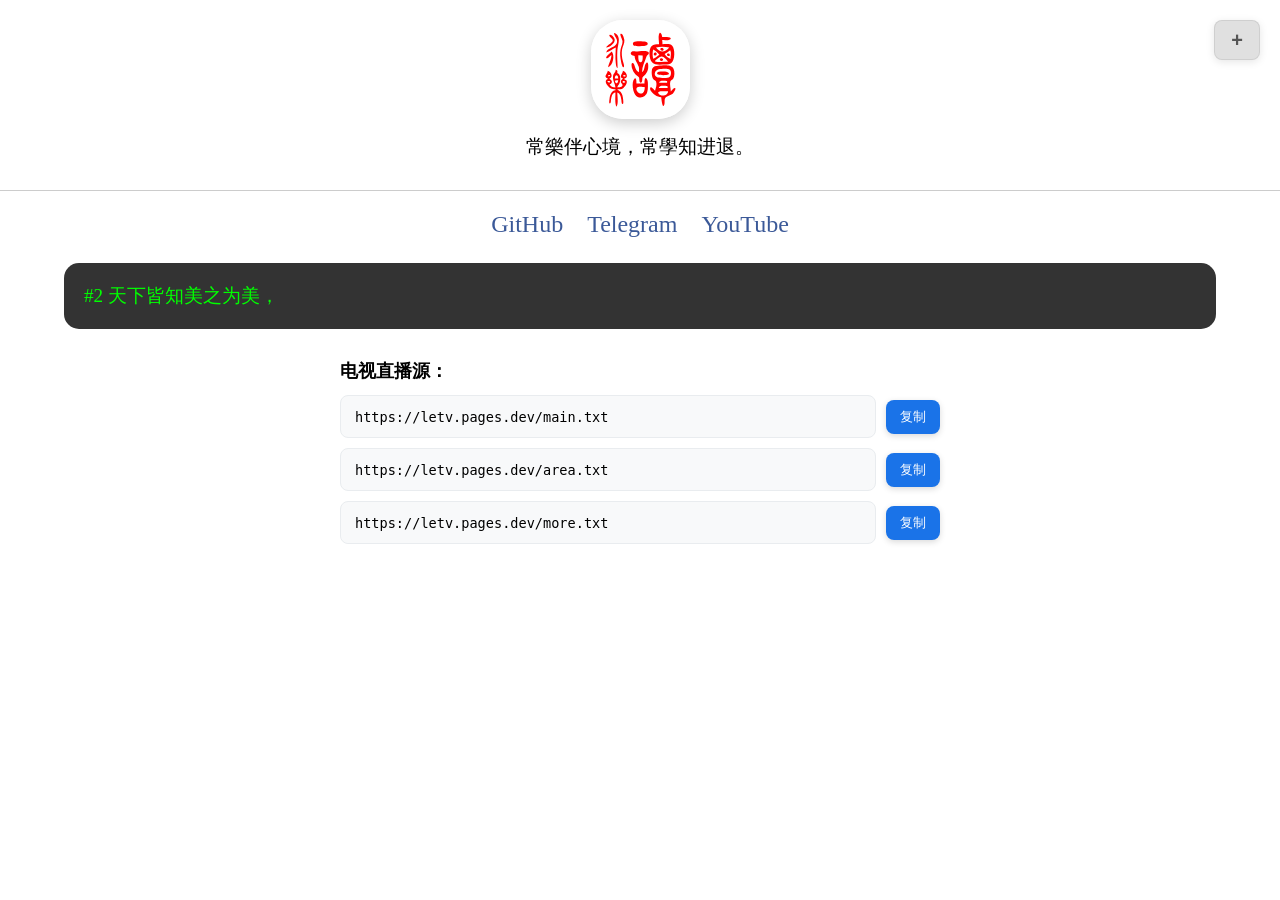
<file: index.html>
<!DOCTYPE html>
<html lang="zh">
<head>
    <meta charset="UTF-8">
    <meta name="google-site-verification" content="gteiaonKGvlKR7C_dkZ7pPTIC3yJ8UwFu2TqV38jAA0" />
    <meta name="viewport" content="width=device-width, initial-scale=1.0">
    <link rel="icon" type="image/svg+xml" href="/favicon.svg">
    <title>永远常乐</title>
    <link rel="stylesheet" href="/css/style.css">
</head>
<body>
    <div class="header">
        <img src="/favicon.svg" class="avatar" alt="Avatar">
        <p>常樂伴心境，常學知进退。</p>
    </div>

    <div class="social-links">
        <a href="https://www.github.com/y0n9le" target="_blank">GitHub</a>
        <a href="https://t.me/y0n9le" target="_blank">Telegram</a>
        <a href="https://www.youtube.com/@y0n9le" target="_blank">YouTube</a>
    </div>

    <div class="terminal" id="terminal"></div>

    <div class="tv-section">
        <p>电视直播源：</p>
        <div class="tv-row">
            <div class="tv-item">
                <span class="tv-url">https://letv.pages.dev/main.txt</span>
            </div>
            <button class="btn-copy" onclick="copyUrl(this)">复制</button>
        </div>
        <div class="tv-row">
            <div class="tv-item">
                <span class="tv-url">https://letv.pages.dev/area.txt</span>
            </div>
            <button class="btn-copy" onclick="copyUrl(this)">复制</button>
        </div>
        <div class="tv-row">
            <div class="tv-item">
                <span class="tv-url">https://letv.pages.dev/more.txt</span>
            </div>
            <button class="btn-copy" onclick="copyUrl(this)">复制</button>
        </div>
    </div>

    <div id="fab-container">
        <button id="fab-btn">
            <span id="fab-icon">+</span>
        </button>
        <div id="fab-menu" class="hidden">
            <a href="compass.html" target="_blank">罗盘</a>
        </div>
    </div>

    <script src="/js/main.js"></script>
</body>
</html>
</file>
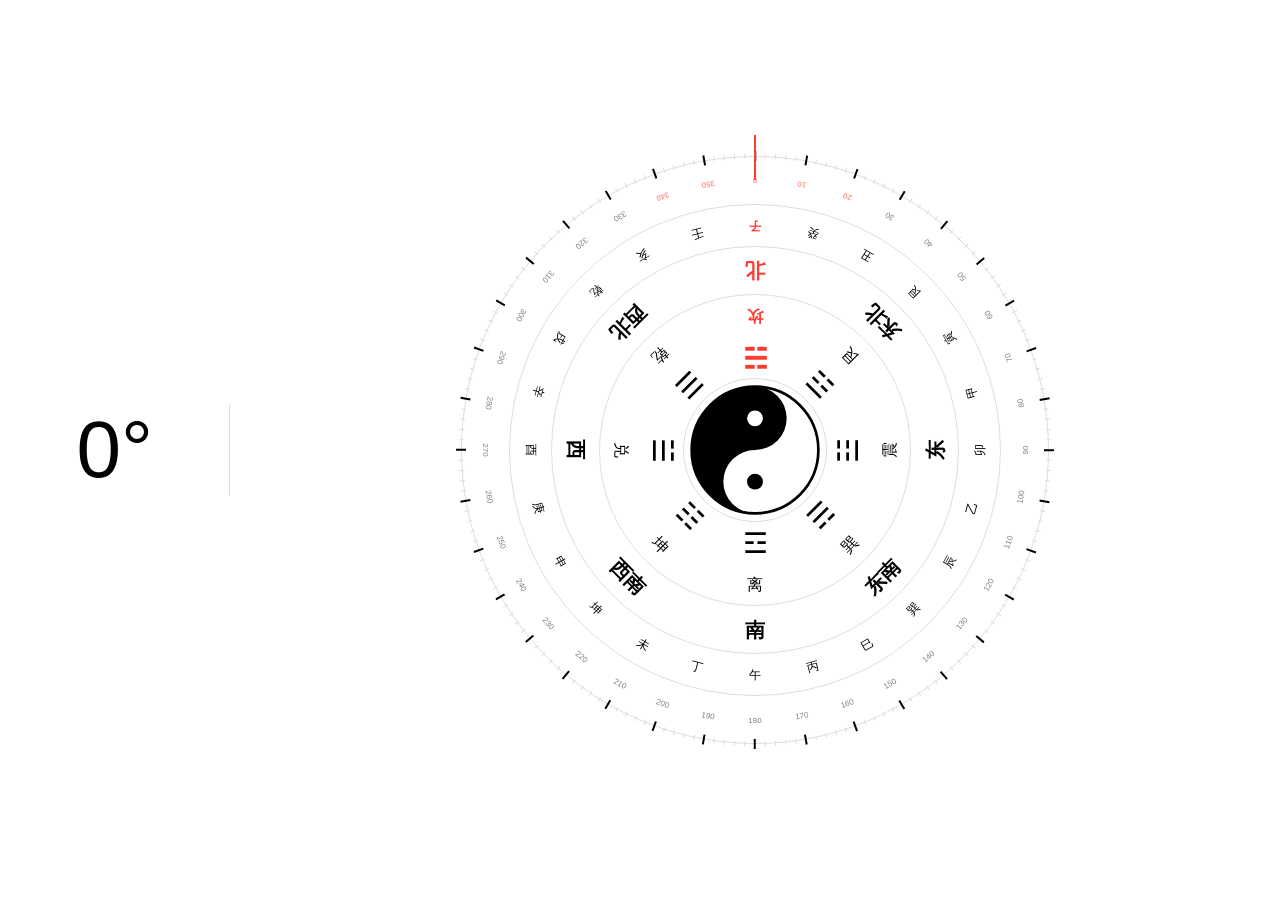
<file: compass.html>
<!DOCTYPE html>
<html lang="zh">
<head>
    <meta charset="UTF-8">
    <meta name="viewport" content="width=device-width, initial-scale=1.0, maximum-scale=1.0, user-scalable=no, viewport-fit=cover">
    <link rel="icon" type="image/svg+xml" href="/favicon.svg">
    <title>罗盘</title>
    <link rel="stylesheet" href="/css/compass.css">
</head>
<body>

    <div class="header">
        <div class="degree" id="deg-out">0°</div>
    </div>

    <div class="compass-area">
        <div class="viewport" id="touch-zone">
            <div class="pointer"></div>
            <div id="disk">
                <div class="taiji" id="authBtn">
                    <svg viewBox="0 0 100 100" xmlns="http://www.w3.org/2000/svg">
                        <circle cx="50" cy="50" r="48" fill="none" stroke="currentColor" stroke-width="2"/>
                        <path d="M 50 2 A 24 24 0 0 1 50 50 A 24 24 0 0 0 50 98 A 48 48 0 0 1 50 2" fill="currentColor"/>
                        <circle cx="50" cy="26" r="6" fill="var(--bg)"/>
                        <circle cx="50" cy="74" r="6" fill="currentColor"/>
                    </svg>
                </div>
            </div>
        </div>
    </div>

    <script src="/js/compass.js"></script>
</body>
</html>
</file>
<file: css/style.css>
:root {
    --bg-color: #ffffff;
    --text-color: #000000;
    --border-color: #ccc;
    --avatar-shadow: 0 4px 15px rgba(0, 0, 0, 0.20);

    --fab-bg: #f0f0f0;
    --fab-text: #333333;
    --fab-hover: #f0f0f0;
    --fab-shadow: rgba(0, 0, 0, 0.1);
    --fab-btn-bg: #e0e0e0;
    --fab-btn-text: #555555;
    --fab-border: rgba(0, 0, 0, 0.08);

    --card-bg: #ffffff;
    --card-text: #333333;
    --card-subtext: #666666;
    --card-shadow: 0 10px 30px rgba(0, 0, 0, 0.1);
    --page-bg: #f4f4f4;
    --code-bg: #f8f9fa;
    --code-border: #e9ecef;
}

@media (prefers-color-scheme: dark) {
    :root {
        --bg-color: #000000;
        --text-color: #ffffff;
        --border-color: #333333;
        --avatar-shadow: 0 4px 20px rgba(255, 255, 255, 0.20);

        --fab-bg: #1a1a1a;
        --fab-text: #ffffff;
        --fab-hover: #1a1a1a;
        --fab-shadow: rgba(0, 0, 0, 0.6);
        --fab-btn-bg: rgba(45, 45, 45, 0.9);
        --fab-btn-text: #bbbbbb;
        --fab-border: rgba(255, 255, 255, 0.1);

        --card-bg: #1e1e1e;
        --card-text: #ffffff;
        --card-subtext: #bbbbbb;
        --card-shadow: 0 10px 30px rgba(255, 255, 255, 0.05);
        --page-bg: #000000;
        --code-bg: #2d2d2d;
        --code-border: #383838;
    }
}

* {
    box-sizing: border-box;
}

body {
    margin: 0;
    padding: 0;
    background-color: var(--bg-color);
    color: var(--text-color);
    transition: background-color 0.3s, color 0.3s;
}

.header {
    padding: 20px;
    text-align: center;
    border-bottom: 1px solid var(--border-color);
}
.header h1 {
    margin: 0;
    font-size: 2em;
}
.header p {
    font-size: 1.2em;
    margin: 10px 0;
}
.avatar {
    width: 99px;
    height: 99px;
    border-radius: 32px;
    display: block;
    margin: 0 auto 15px;
    box-shadow: var(--avatar-shadow);
}

.social-links {
    text-align: center;
    margin-top: 20px;
}
.social-links a {
    margin: 0 10px;
    text-decoration: none;
    font-size: 1.5em;
    color: #3b5998;
}

.terminal {
    background-color: #333;
    color: #0f0;
    width: 90%;
    height: auto;
    margin: 25px auto 30px;
    padding: 20px;
    border-radius: 15px;
    text-align: justify;
    font-size: 1.2em;
    white-space: pre-wrap;
    word-wrap: break-word;
    overflow: hidden;
}
.cursor {
    display: inline-block;
    width: 10px;
    height: 1.2em;
    background-color: #0f0;
    animation: blink 0.8s infinite step-start;
}
@keyframes blink {
    50% {
        background-color: transparent;
    }
}

.tv-section {
    width: 90%;
    max-width: 600px;
    margin: 0 auto 30px auto;
    text-align: left;
    font-size: 1.1em;
}
.tv-section > p {
    margin-bottom: 12px;
    font-weight: bold;
}
.tv-row {
    display: flex;
    align-items: center;
    gap: 10px;
    margin-bottom: 10px;
}
.tv-item {
    flex: 1;
    background: var(--code-bg);
    border: 1px solid var(--code-border);
    border-radius: 8px;
    padding: 10px 14px;
    overflow-x: auto;
    white-space: nowrap;
    scrollbar-width: thin;
}
.tv-item::-webkit-scrollbar {
    height: 4px;
}
.tv-item::-webkit-scrollbar-thumb {
    background: #888;
    border-radius: 4px;
}
.tv-url {
    font-family: monospace;
    font-size: 0.95em;
    user-select: all;
}

.btn-copy {
    display: inline-block;
    padding: 8px 14px;
    font-size: 13px;
    color: white;
    background: #1a73e8;
    text-decoration: none;
    border-radius: 8px;
    border: none;
    cursor: pointer;
    box-shadow: 0 2px 6px rgba(0, 0, 0, 0.15);
    transition: background 0.2s, box-shadow 0.2s;
    flex-shrink: 0;
}
.btn-copy:hover {
    background: #135cb8;
    box-shadow: 0 3px 10px rgba(0, 0, 0, 0.25);
}
.btn-copy:active {
    transform: scale(0.95);
}

#fab-container {
    position: fixed;
    right: 20px;
    top: 20px;
    z-index: 10000;
    display: flex;
    flex-direction: column;
    align-items: flex-end;
}
#fab-btn {
    padding: 8px 16px;
    min-width: 44px;
    height: 40px;
    border-radius: 8px;
    background-color: var(--fab-btn-bg);
    color: var(--fab-btn-text);
    border: 1px solid var(--fab-border);
    box-shadow: 0 2px 8px var(--fab-shadow);
    cursor: pointer;
    display: flex;
    align-items: center;
    justify-content: center;
    transition: all 0.2s cubic-bezier(0.4, 0, 0.2, 1);
    outline: none;
    order: -1;
    backdrop-filter: blur(5px);
}
#fab-btn:active {
    transform: scale(0.9);
}
#fab-btn.active {
    background-color: var(--fab-hover);
    box-shadow: inset 0 2px 4px rgba(0,0,0,0.1);
}
#fab-icon {
    display: inline-block;
    font-size: 20px;
    font-weight: bold;
    transition: transform 0.3s ease;
    line-height: 1;
}
#fab-btn.active #fab-icon {
    transform: rotate(135deg);
}
#fab-menu {
    background: var(--fab-bg);
    border: 1px solid var(--fab-border);
    border-radius: 8px;
    padding: 5px;
    margin-top: 8px;
    box-shadow: 0 10px 30px var(--fab-shadow);
    display: flex;
    flex-direction: column;
    width: max-content;
    min-width: 80px;
    max-width: 80vw;
    max-height: 300px;
    overflow-x: auto;
    overflow-y: auto;
    scrollbar-width: thin;
    transform-origin: top right;
    animation: slideIn 0.2s ease-out;
}
@keyframes slideIn {
    from { opacity: 0; transform: translateY(-10px) scale(0.95); }
    to { opacity: 1; transform: translateY(0) scale(1); }
}
#fab-menu a {
    text-decoration: none;
    color: var(--fab-text);
    padding: 10px 18px;
    border-radius: 6px;
    font-size: 14px;
    text-align: center;
    white-space: nowrap;
    display: block;
    transition: background 0.2s;
}
#fab-menu a:hover {
    background: var(--fab-hover);
}
#fab-menu::-webkit-scrollbar { width: 4px; height: 4px; }
#fab-menu::-webkit-scrollbar-thumb { background: #888; border-radius: 10px; }
.hidden { display: none !important; }

body.error-page {
    display: flex;
    flex-direction: column;
    align-items: center;
    justify-content: center;
    height: 100dvh;
    height: 100vh;
    height: 100dvh;
    margin: 0;
    overflow: hidden;
    text-align: center;
    background-color: var(--page-bg);
    color: var(--card-text);
    transition: background 0.3s ease, color 0.3s ease;
}
.error-page .container {
    background: var(--card-bg);
    padding: 24px 30px;
    border-radius: 16px;
    box-shadow: var(--card-shadow);
    max-width: 360px;
    width: 85%;
    overflow: hidden;
    transition: background 0.3s ease, box-shadow 0.3s ease;
}
.error-page h1 {
    font-size: 42px;
    font-weight: bold;
    margin-bottom: 0;
}
.error-page p {
    font-size: 15px;
    color: var(--card-subtext);
    margin-top: 8px;
    margin-bottom: 0;
}
.error-page a {
    display: inline-block;
    margin-top: 18px;
    padding: 10px 22px;
    font-size: 15px;
    color: white;
    background: #1a73e8;
    text-decoration: none;
    border-radius: 8px;
    box-shadow: 0 2px 8px rgba(0, 0, 0, 0.2);
    transition: background 0.2s, box-shadow 0.2s;
}
.error-page a:hover {
    background: #135cb8;
    box-shadow: 0 4px 12px rgba(0, 0, 0, 0.3);
}
@media (prefers-color-scheme: dark) {
    body.error-page {
        background-color: var(--page-bg);
        color: var(--card-text);
    }
}
</file>
<file: css/compass.css>
:root {
    --bg: #ffffff;
    --text-main: #000000;
    --text-sub: #dddddd;
    --accent: #ff3b30;
}
@media (prefers-color-scheme: dark) {
    :root {
        --bg: #000000;
        --text-main: #ffffff;
        --text-sub: #222222;
    }
}

* { box-sizing: border-box; -webkit-tap-highlight-color: transparent; }

body {
    background-color: var(--bg);
    color: var(--text-main);
    font-family: -apple-system, sans-serif;
    margin: 0;
    height: 100dvh;
    display: flex;
    flex-direction: column;
    overflow: hidden;
}

@media (orientation: landscape) {
    body { flex-direction: row !important; align-items: center; }
    .header { flex: 0 0 18% !important; border-right: 1px solid var(--text-sub); }
    .compass-area { flex: 1; padding: 10px !important; }
    .viewport { width: 75vh !important; height: 75vh !important; }
}

.header {
    flex: 0 0 18%;
    display: flex;
    justify-content: center;
    align-items: center;
    z-index: 10;
}
.degree { font-size: clamp(3rem, 10vh, 5rem); font-weight: 200; }

.compass-area {
    flex: 1;
    display: flex;
    justify-content: center;
    align-items: center;
}

.viewport {
    position: relative;
    width: 86vmin;
    height: 86vmin;
    max-width: 600px;
    max-height: 600px;
}

.pointer {
    position: absolute;
    top: -15px; left: 50%;
    width: 2px; height: 45px;
    background: var(--accent);
    transform: translateX(-50%);
    z-index: 100;
}

#disk {
    position: relative;
    width: 100%; height: 100%;
    border-radius: 50%;
    will-change: transform;
}

.guide-ring {
    position: absolute;
    top: 50%; left: 50%;
    transform: translate(-50%, -50%);
    border-radius: 50%;
    border: 1px solid var(--text-sub);
    pointer-events: none;
}

.item {
    position: absolute;
    top: 50%; left: 50%;
    transform-origin: center center;
    display: flex; align-items: center; justify-content: center;
    white-space: nowrap;
    transition: color 0.15s, transform 0.1s;
}

.active { color: var(--accent) !important; font-weight: bold; }

.label-8 { font-size: clamp(14px, 4vmin, 20px); font-weight: 800; }
.label-bgua-txt { font-size: clamp(11px, 3.2vmin, 16px); }
.label-bgua-sym { font-size: clamp(20px, 4.5vmin, 28px); font-family: serif; }
.label-24 { font-size: clamp(8px, 3vmin, 12px); }
.label-deg { font-size: 8px; opacity: 0.5; }

.tick { width: 1px; background: var(--text-sub); height: 5px; }
.tick-m { width: 1.5px; background: var(--text-main); height: 10px; }

.taiji {
    position: absolute;
    top: 50%; left: 50%;
    transform: translate(-50%, -50%);
    width: 22%; height: 22%;
    z-index: 5;
    cursor: pointer;
}

.taiji.working {
    animation: rotate-taiji 10s linear infinite;
}

@keyframes rotate-taiji {
    from { transform: translate(-50%, -50%) rotate(0deg); }
    to { transform: translate(-50%, -50%) rotate(360deg); }
}
</file>
